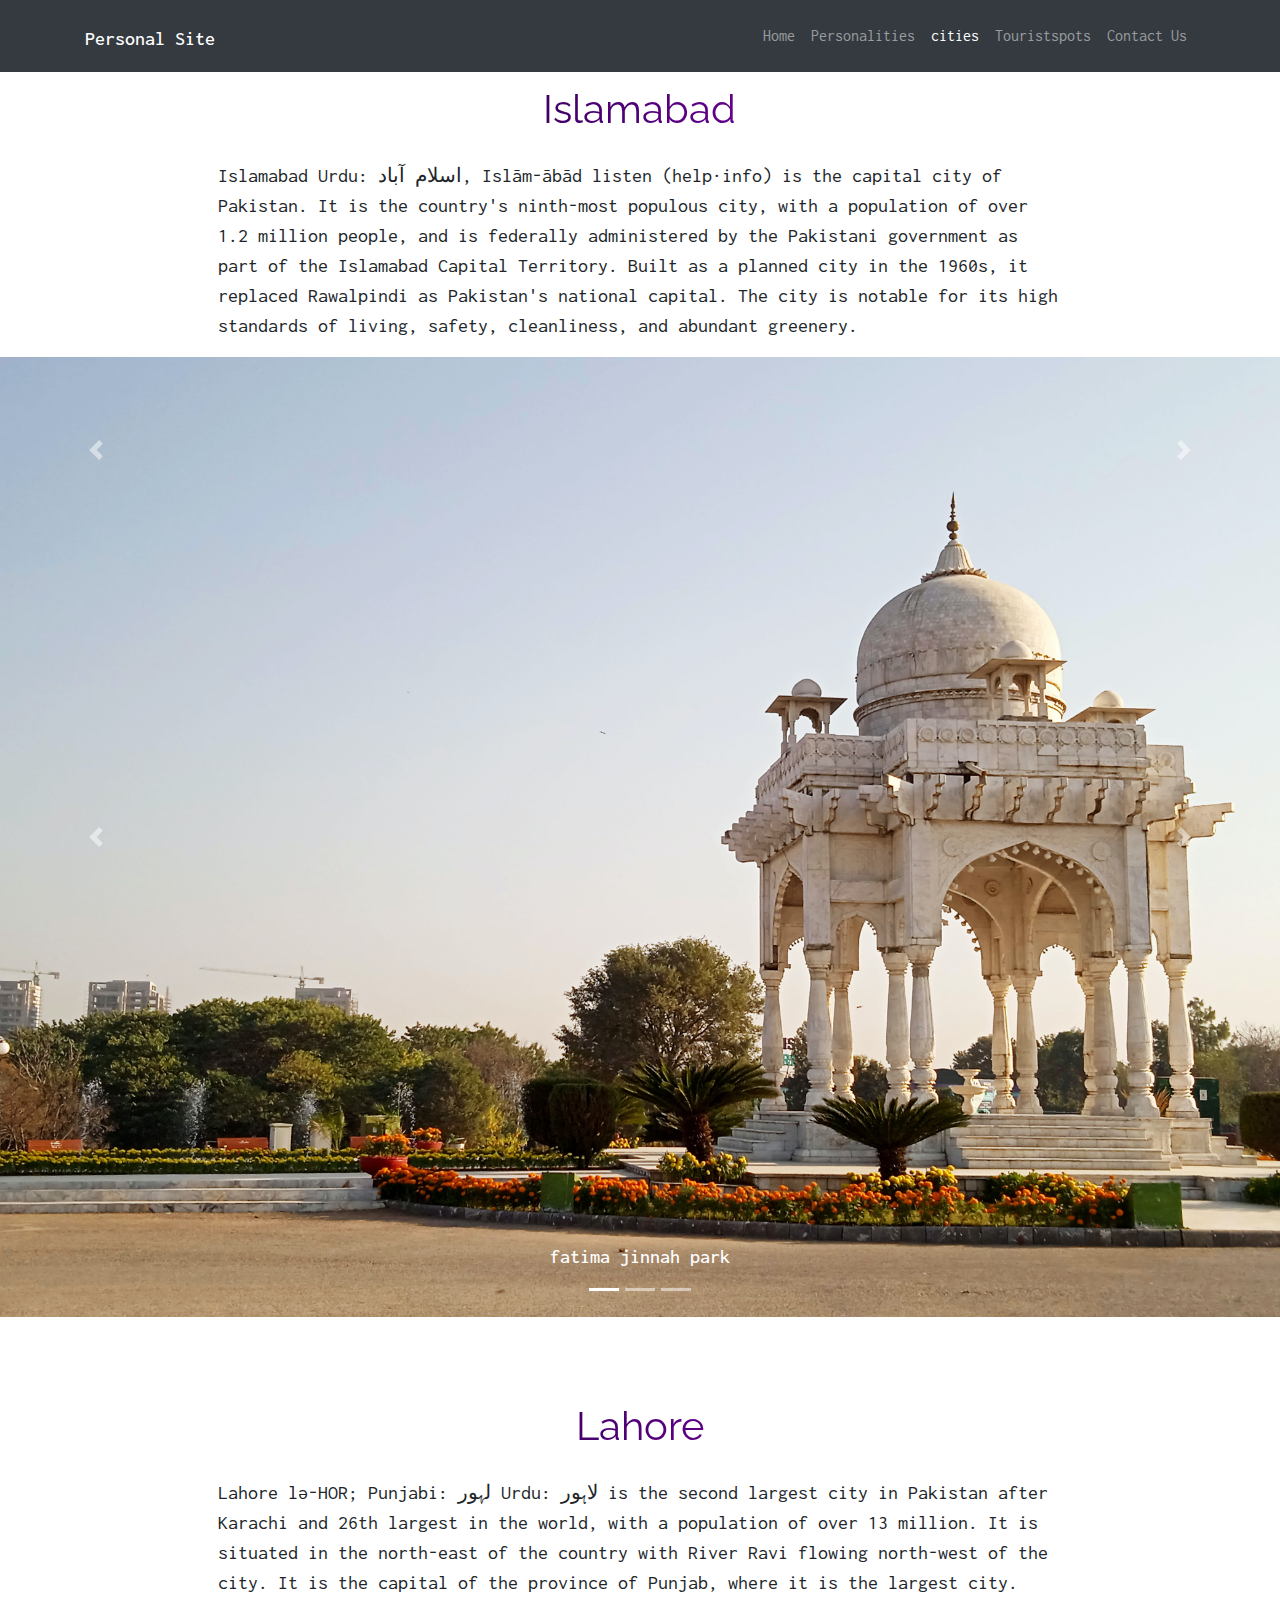
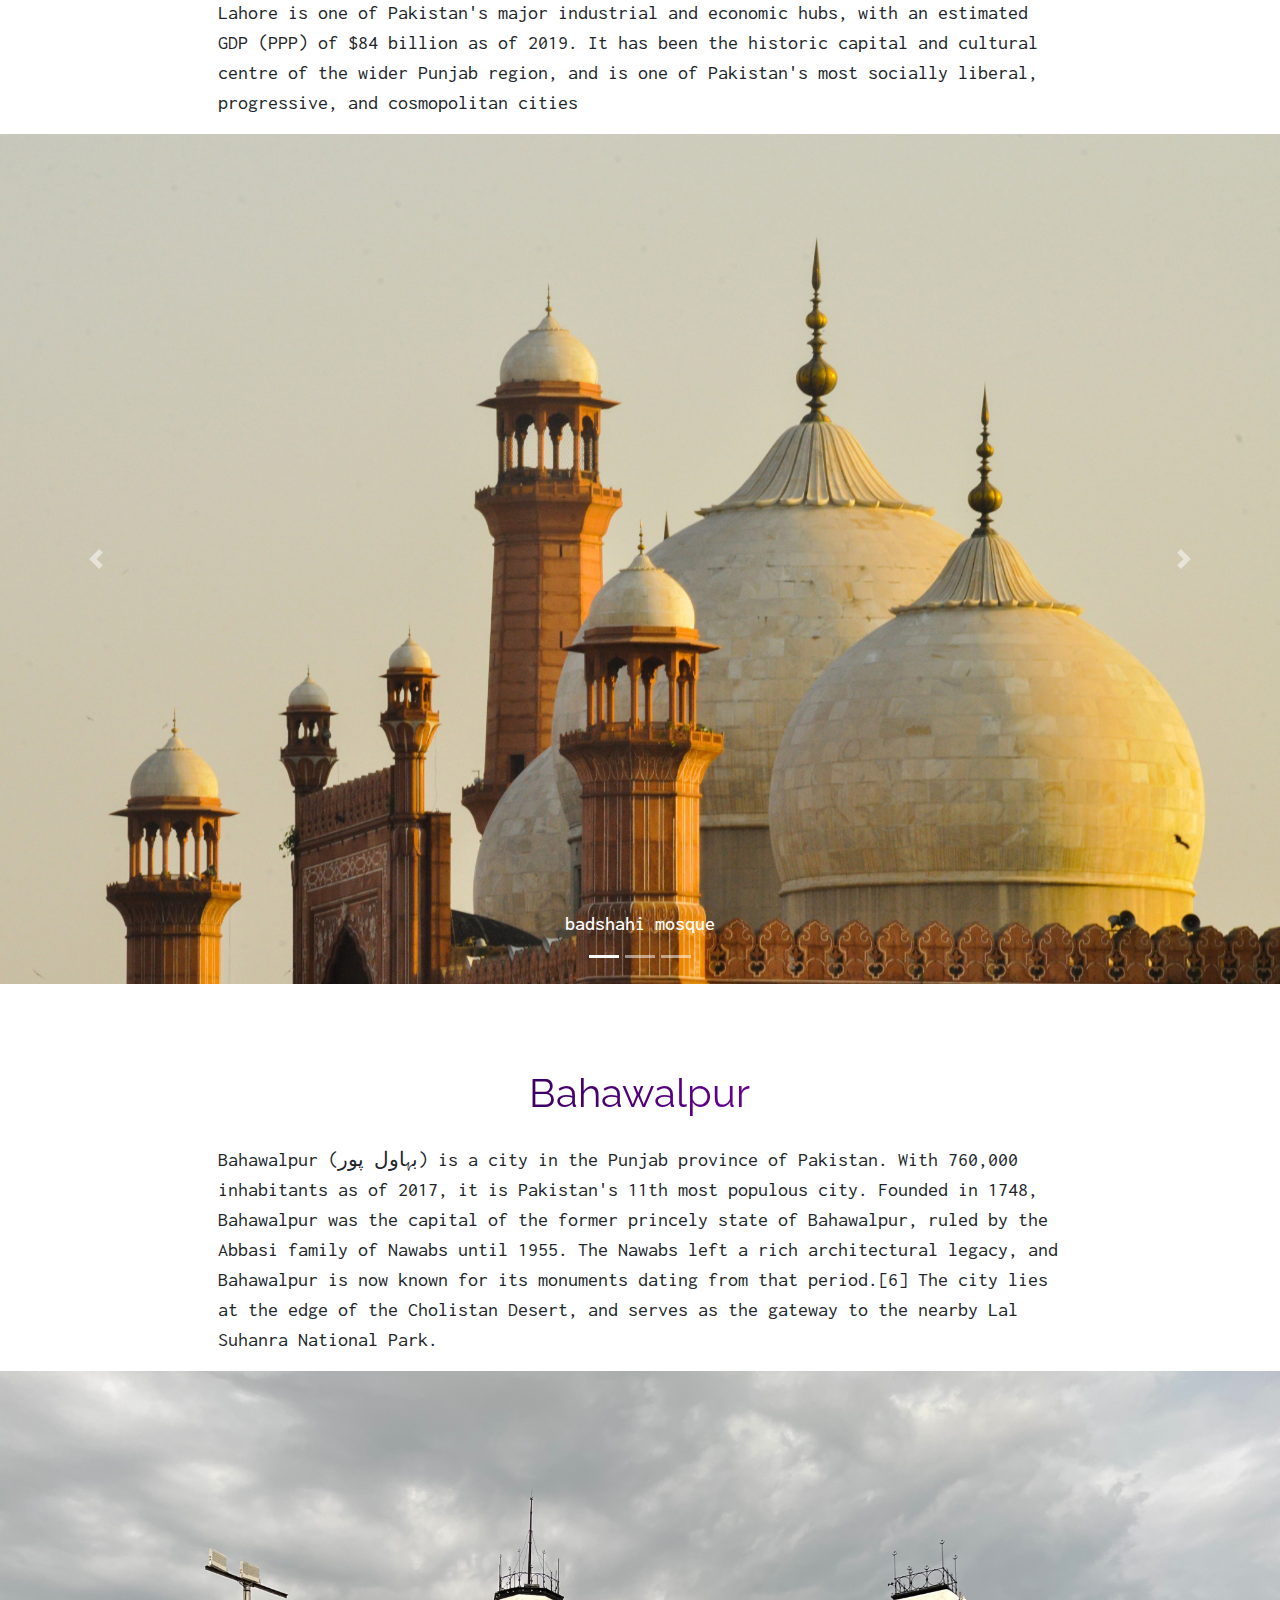
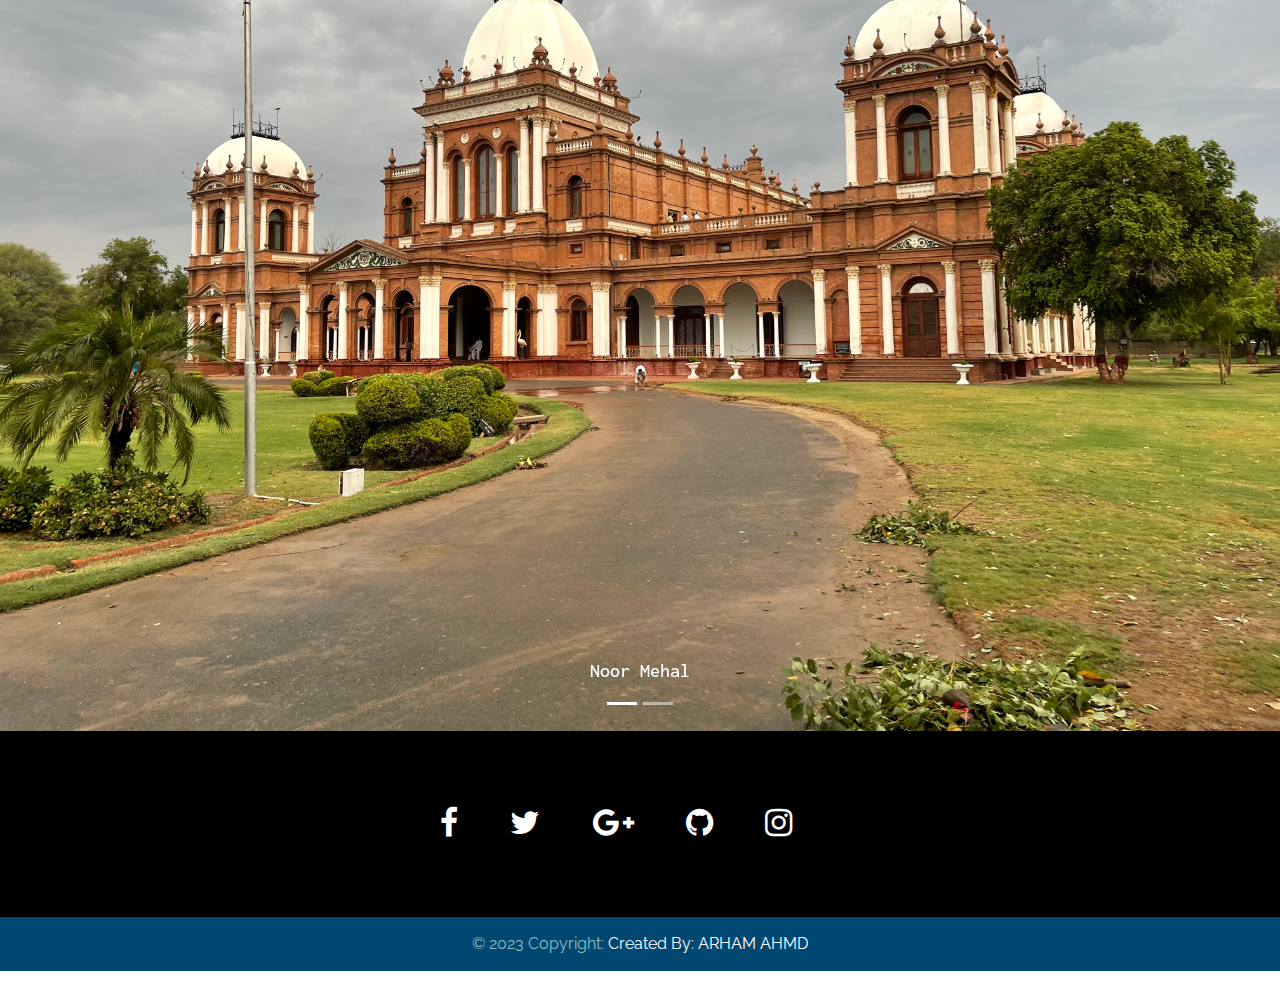
<file: cities.html>
<!DOCTYPE html>
<html lang="en">
<head>
    <meta charset="UTF-8">
    <meta http-equiv="X-UA-Compatible" content="IE=edge">
    <meta name="viewport" content="width=device-width, initial-scale=1.0">
    <title>Document</title>
    <link rel="stylesheet" href="style.css" />
    <link
    rel="stylesheet"
    href="https://cdn.jsdelivr.net/npm/bootstrap@4.6.2/dist/css/bootstrap.min.css"
  />
  <link
    rel="stylesheet"
    href="https://stackpath.bootstrapcdn.com/font-awesome/4.7.0/css/font-awesome.min.css"
  />
  <link
    href="https://fonts.googleapis.com/css2?family=Merriweather&family=Montserrat&family=Sacramento&display=swap"
    rel="stylesheet">
  <link
    href="https://fonts.googleapis.com/css2?family=Inconsolata:wght@600&display=swap"
    rel="stylesheet"
  />
  <link rel="preconnect" href="https://fonts.googleapis.com">
  <link rel="preconnect" href="https://fonts.gstatic.com" crossorigin>
  <link href="https://fonts.googleapis.com/css2?family=Raleway:wght@700&display=swap" rel="stylesheet">        
  <script src="https://cdn.jsdelivr.net/npm/jquery@3.6.4/dist/jquery.slim.min.js"></script>
  <script src="https://cdn.jsdelivr.net/npm/popper.js@1.16.1/dist/umd/popper.min.js"></script>
  <script src="https://cdn.jsdelivr.net/npm/bootstrap@4.6.2/dist/js/bootstrap.bundle.min.js"></script>
</head>
<body>
    <header>
        <nav
          class="navbar navbar-fix-top navbar-expand-md bg-dark navbar-dark fixed-top"
        >
          <div class="container">
            <h1 class="navheading">
              <a href="#" class="navbar-brand">Personal Site</a>
            </h1>
            <button
              class="navbar-toggler"
              data-toggle="collapse"
              data-target="#nav"
            >
              <span class="navbar-toggler-icon"></span>
            </button>
            <div class="collapse navbar-collapse" id="nav">
              <ul class="navbar-nav ml-auto">
                <li class="nav-item">
                  <a href="index.html" class="nav-link">Home</a>
                </li>
                <li class="nav-item">
                  <a href="persontites.html" class="nav-link">Personalities</a>
                </li>
                <li class="nav-item">
                  <a href="cities.html" class="nav-link active">cities</a>
                </li>
                <li class="nav-item">
                  <a href="Tourist.html" class="nav-link">Touristspots</a>
                </li>
                <li class="nav-item">
                  <a href="contact.html" class="nav-link">Contact Us</a>
                </li>
              </ul>
            </div>
          </div>
        </nav>
    </header>
    <div class="containter">
        <div class="row justify-content-center">
            <div class="col-lg-8 col-md-8">
                <div class="city1">
                    <h1 class="gradient-text">Islamabad</h1>
                    <p>Islamabad Urdu: اسلام آباد, Islām-ābād listen (help·info) is the capital city of Pakistan. It is the country's ninth-most populous city, with a population of over 1.2 million people, and is federally administered by the Pakistani government as part of the Islamabad Capital Territory. Built as a planned city in the 1960s, it replaced Rawalpindi as Pakistan's national capital. The city is notable for its high standards of living, safety, cleanliness, and abundant greenery.</p>
                </div>
            </div>
        </div>
    </div>
    <div id="carouselExampleCaptions" class="carousel slide" data-ride="carousel">
        <ol class="carousel-indicators">
          <li data-target="#carouselExampleCaptions" data-slide-to="0" class="active"></li>
          <li data-target="#carouselExampleCaptions" data-slide-to="1"></li>
          <li data-target="#carouselExampleCaptions" data-slide-to="2"></li>
        </ol>
        <div class="carousel-inner">
          <div class="carousel-item active">
            <img src="cities/sajid-khan-mLynx8Whiqw-unsplash.jpg" class="d-block w-100" alt="...">
            <div class="carousel-caption d-none d-md-block">
              <h5>fatima jinnah park</h5>
            </div>
          </div>
          <div class="carousel-item">
            <img src="cities/qasim-nagori-1x3qakkpzZU-unsplash.jpg" class="d-block w-100" alt="...">
            <div class="carousel-caption d-none d-md-block">
              <h5>faisal mosque</h5>
            </div>
          </div>
          <div class="carousel-item">
            <img src="cities/mohammad-hassan-mukhtar-ahmad-oNRXAEgPPng-unsplash.jpg" class="d-block w-100" alt="...">
            <div class="carousel-caption d-none d-md-block">
              <h5>monument Islamabad</h5>
            </div>
          </div>
        </div>
        <a class="carousel-control-prev" href="#carouselExampleCaptions" role="button" data-slide="prev">
          <span class="carousel-control-prev-icon" aria-hidden="true"></span>
          <span class="sr-only">Previous</span>
        </a>
        <a class="carousel-control-next" href="#carouselExampleCaptions" role="button" data-slide="next">
          <span class="carousel-control-next-icon" aria-hidden="true"></span>
          <span class="sr-only">Next</span>
        </a>
      </div>
      <div class="containter">
        <div class="row justify-content-center">
            <div class="col-lg-8 col-md-8">
                <div class="city1">
                    <h1 class="gradient-text">Lahore</h1>
                    <p>Lahore lə-HOR; Punjabi: لہور  Urdu: لاہور  is the second largest city in Pakistan after Karachi and 26th largest in the world, with a population of over 13 million. It is situated in the north-east of the country with River Ravi flowing north-west of the city. It is the capital of the province of Punjab, where it is the largest city. Lahore is one of Pakistan's major industrial and economic hubs, with an estimated GDP (PPP) of $84 billion as of 2019. It has been the historic capital and cultural centre of the wider Punjab region, and is one of Pakistan's most socially liberal, progressive, and cosmopolitan cities</p>
                </div>
            </div>
        </div>
    </div>
    <div id="carouselExampleCaptions" class="carousel slide" data-ride="carousel">
        <ol class="carousel-indicators">
          <li data-target="#carouselExampleCaptions" data-slide-to="0" class="active"></li>
          <li data-target="#carouselExampleCaptions" data-slide-to="1"></li>
          <li data-target="#carouselExampleCaptions" data-slide-to="2"></li>
        </ol>
        <div class="carousel-inner">
          <div class="carousel-item active">
            <img src="cities/aryan-ghauri-5F98r2fRgJE-unsplash.jpg" class="d-block w-100" alt="...">
            <div class="carousel-caption d-none d-md-block">
              <h5>badshahi mosque</h5>
            </div>
          </div>
          <div class="carousel-item">
            <img src="cities/syed-bilal-javaid-NDw1gxtfglY-unsplash.jpg" class="d-block w-100" alt="...">
            <div class="carousel-caption d-none d-md-block">
              <h5>Minar-e-Pakistan</h5>
            </div>
          </div>
          <div class="carousel-item">
            <img src="cities/muhammad-ahmed-a1NtrAwz640-unsplash.jpg" class="d-block w-100" alt="...">
            <div class="carousel-caption d-none d-md-block">
              <h5>Ring Road</h5>
            </div>
          </div>
        </div>
        <a class="carousel-control-prev" href="#carouselExampleCaptions" role="button" data-slide="prev">
          <span class="carousel-control-prev-icon" aria-hidden="true"></span>
          <span class="sr-only">Previous</span>
        </a>
        <a class="carousel-control-next" href="#carouselExampleCaptions" role="button" data-slide="next">
          <span class="carousel-control-next-icon" aria-hidden="true"></span>
          <span class="sr-only">Next</span>
        </a>
    </div>
    <div class="containter">
        <div class="row justify-content-center">
            <div class="col-lg-8 col-md-8">
                <div class="city1">
                    <h1 class="gradient-text">Bahawalpur</h1>
                    <p>Bahawalpur (بہاول پور) is a city in the Punjab province of Pakistan. With 760,000 inhabitants as of 2017, it is Pakistan's 11th most populous city. Founded in 1748, Bahawalpur was the capital of the former princely state of Bahawalpur, ruled by the Abbasi family of Nawabs until 1955. The Nawabs left a rich architectural legacy, and Bahawalpur is now known for its monuments dating from that period.[6] The city lies at the edge of the Cholistan Desert, and serves as the gateway to the nearby Lal Suhanra National Park.</p>
                </div>
            </div>
        </div>
    </div>
    <div id="carouselExampleCaptions" class="carousel slide" data-ride="carousel">
        <ol class="carousel-indicators">
          <li data-target="#carouselExampleCaptions" data-slide-to="0" class="active"></li>
          <li data-target="#carouselExampleCaptions" data-slide-to="1"></li>
        </ol>
        <div class="carousel-inner">
          <div class="carousel-item active">
            <img src="cities/IMG_0252_Original.jpg" class="d-block w-100" alt="...">
            <div class="carousel-caption d-none d-md-block">
              <h5>Noor Mehal</h5>
            </div>
          </div>
          </div>
          <div class="carousel-item">
            <img src="cities/588f38648eb38.jpg" class="d-block w-100" alt="...">
            <div class="carousel-caption d-none d-md-block">
              <h5>Derawar Fort</h5>
            </div>
          </div>
        </div>
        <a class="carousel-control-prev" href="#carouselExampleCaptions" role="button" data-slide="prev">
          <span class="carousel-control-prev-icon" aria-hidden="true"></span>
          <span class="sr-only">Previous</span>
        </a>
        <a class="carousel-control-next" href="#carouselExampleCaptions" role="button" data-slide="next">
          <span class="carousel-control-next-icon" aria-hidden="true"></span>
          <span class="sr-only">Next</span>
        </a>
      </div>
    <footer>
        <div class="container-footer" align="center">
            <a href="https://www.facebook.com/profile.php?id=100077939261594">
                <i class="fa fa-facebook fa-lg white-text mr-md-5 mr-3 fa-2x"></i>
            </a>
            <a href="https://twitter.com/home">
                    <i class="fa fa-twitter fa-lg white-text mr-md-5 mr-3 fa-2x"></i>
                </a>
                <a href="https://support.google.com/answer/2451065?hl=en">
                        <i class="fa fa-google-plus fa-lg white-text mr-md-5 mr-3 fa-2x"></i>
                    </a>
                    <a href="https://github.com/arhamahmad1969">
                            <i class="fa fa-github fa-lg white-text mr-md-5 mr-3 fa-2x"></i>
                        </a>
                        <a href="https://www.instagram.com/arhamahmad.00786/">
                                <i class="fa fa-instagram fa-lg white-text mr-md-5 mr-3 fa-2x"></i>
                            </a>
        </div>
        <div class="ending-footer">
            <p>
                &copy; 2023 Copyright: <a href="mailto:arhamahmad.00786@gmail.com">Created By: ARHAM AHMD</a>
            </p>
        </div>
    </footer>
</body>
</html>
</file>
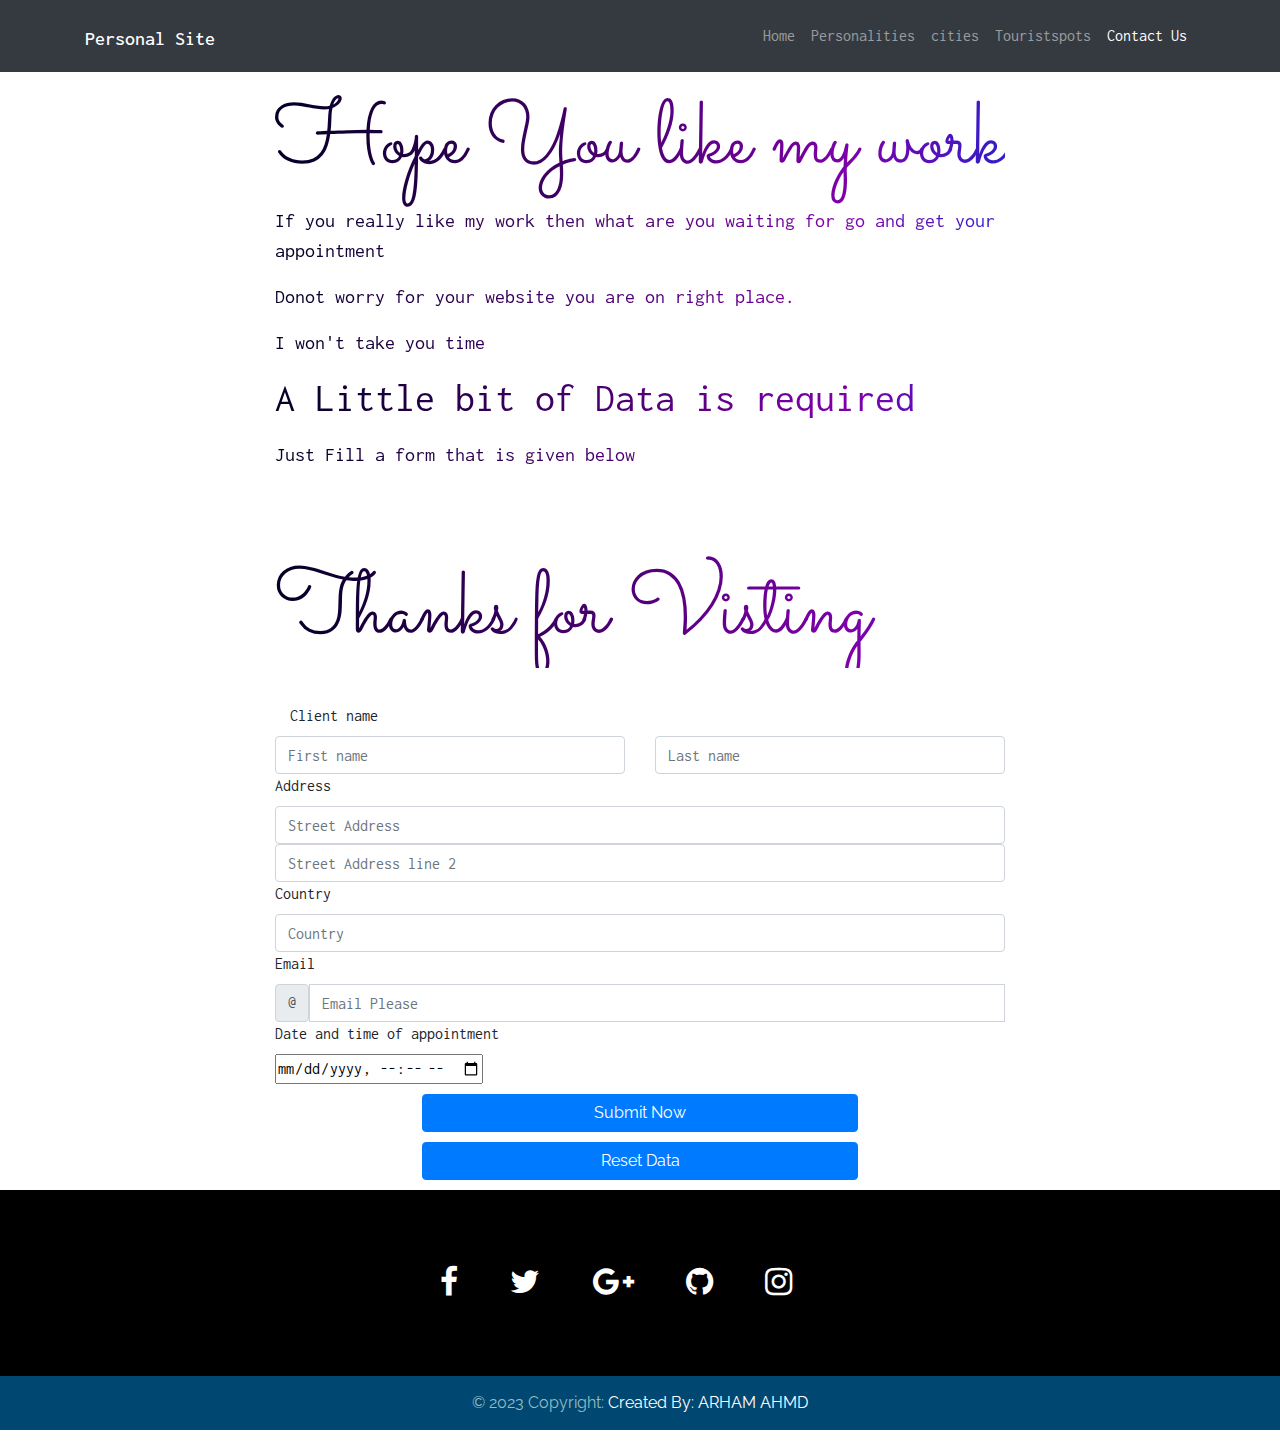
<file: contact.html>
<!DOCTYPE html>
<html lang="en">
  <head>
    <meta charset="UTF-8" />
    <meta http-equiv="X-UA-Compatible" content="IE=edge" />
    <meta name="viewport" content="width=device-width, initial-scale=1.0" />
    <title>Document</title>
    <link rel="stylesheet" href="style.css" />
    <link
      rel="stylesheet"
      href="https://cdn.jsdelivr.net/npm/bootstrap@4.6.2/dist/css/bootstrap.min.css"
    />
    <link
      rel="stylesheet"
      href="https://stackpath.bootstrapcdn.com/font-awesome/4.7.0/css/font-awesome.min.css"
    />
    <link
      href="https://fonts.googleapis.com/css2?family=Merriweather&family=Montserrat&family=Sacramento&display=swap"
      rel="stylesheet"
    />
    <link
      href="https://fonts.googleapis.com/css2?family=Inconsolata:wght@600&display=swap"
      rel="stylesheet"
    />
    <link rel="preconnect" href="https://fonts.googleapis.com" />
    <link rel="preconnect" href="https://fonts.gstatic.com" crossorigin />
    <link
      href="https://fonts.googleapis.com/css2?family=Raleway:wght@700&display=swap"
      rel="stylesheet"
    />
    <script src="https://cdn.jsdelivr.net/npm/jquery@3.6.4/dist/jquery.slim.min.js"></script>
    <script src="https://cdn.jsdelivr.net/npm/popper.js@1.16.1/dist/umd/popper.min.js"></script>
    <script src="https://cdn.jsdelivr.net/npm/bootstrap@4.6.2/dist/js/bootstrap.bundle.min.js"></script>
  </head>
  <body>
    <header>
      <nav
        class="navbar navbar-fix-top navbar-expand-md bg-dark navbar-dark fixed-top"
      >
        <div class="container">
          <h1 class="navheading">
            <a href="#" class="navbar-brand">Personal Site</a>
          </h1>
          <button
            class="navbar-toggler"
            data-toggle="collapse"
            data-target="#nav"
          >
            <span class="navbar-toggler-icon"></span>
          </button>
          <div class="collapse navbar-collapse" id="nav">
            <ul class="navbar-nav ml-auto">
              <li class="nav-item">
                <a href="index.html" class="nav-link">Home</a>
              </li>
              <li class="nav-item">
                <a href="persontites.html" class="nav-link">Personalities</a>
              </li>
              <li class="nav-item">
                <a href="cities.html" class="nav-link">cities</a>
              </li>
              <li class="nav-item">
                <a href="Tourist.html" class="nav-link">Touristspots</a>
              </li>
              <li class="nav-item">
                <a href="contact.html" class="nav-link active">Contact Us</a>
              </li>
            </ul>
          </div>
        </div>
      </nav>
    </header>
    <div class="container">
      <div class="row justify-content-center">
        <div class="col-lg-8 col-md-8">
          <div class="end gradient-text">
            <h1>Hope You like my work</h1>
            <p>
              If you really like my work then what are you waiting for go and
              get your appointment
            </p>
            <p>Donot worry for your website you are on right place.</p>
            <p>I won't take you time</p>
            <h2>A Little bit of Data is required</h2>
            <p>Just Fill a form that is given below</p>
            <h1>Thanks for Visting</h1>
          </div>
        </div>
      </div>
    </div>
    <div class="dataform">
      <form action="mailto:arhamahmad.00786@gmail.com" method="post">
        <div class="container">
          <div class="row justify-content-center">
            <div class="col-lg-8 col-md-8">
              <div class="col-12" id="School">
                <label for="inputAddress" class="form-label">Client name</label>
              </div>
              <div class="row g-3">
                <div class="col" id="info">
                  <input
                    type="text"
                    class="form-control"
                    placeholder="First name"
                    aria-label="First name"
                    id="info_name"
                  />
                </div>
                <div class="col" id="info">
                  <input
                    type="text"
                    class="form-control"
                    placeholder="Last name"
                    aria-label="Last name"
                    id="info_name"
                  />
                </div>
              </div>
              <div class="">
                <label for="inputAddress" class="form-label">Address</label>
                <input
                  type="text"
                  class="form-control"
                  placeholder="Street Address"
                  id="addr_input"
                />
                <input
                  type="text"
                  class="form-control"
                  placeholder="Street Address line 2"
                  id="addr_input"
                />
              </div>
              <div>
                <label for="inputCountry" class="form-label">Country</label>
                <input
                  type="text"
                  class="form-control"
                  placeholder="Country"
                  aria-label="Country"
                  id="addr"
                />
              </div>
              <label for="validationCustomUsername" class="form-label"
                >Email</label
              >
              <div class="input-group has-validation">
                <span class="input-group-text" id="inputGroupPrepend">@</span>
                <input
                  type="text"
                  class="form-control"
                  id="validationCustomUsername"
                  placeholder="Email Please"
                  aria-describedby="inputGroupPrepend"
                  required
                />
                <div class="invalid-feedback">
                  Please enter your email Address.
                </div>
              </div>
              <div class="" id="School">
                <label for="inputAddress" class="form-label"
                  >Date and time of appointment</label
                >
              </div>
              <input type="datetime-local" id="info_date" /><br />
            </div>
          </div>
        </div>
        <div class="row justify-content-center lastbtn">
            <button type="submit" class="btn btn-primary col-md-4">Submit Now</button>
        </div>
        <div class="row justify-content-center lastbtn">
            <button type="reset" class="btn btn-primary col-md-4">Reset Data</button>
        </div>
    </form>
    </div>
    <footer>
      <div class="container-footer" align="center">
        <a href="https://www.facebook.com/profile.php?id=100077939261594">
          <i class="fa fa-facebook fa-lg white-text mr-md-5 mr-3 fa-2x"></i>
        </a>
        <a href="https://twitter.com/home">
          <i class="fa fa-twitter fa-lg white-text mr-md-5 mr-3 fa-2x"></i>
        </a>
        <a href="https://support.google.com/answer/2451065?hl=en">
          <i class="fa fa-google-plus fa-lg white-text mr-md-5 mr-3 fa-2x"></i>
        </a>
        <a href="https://github.com/arhamahmad1969">
          <i class="fa fa-github fa-lg white-text mr-md-5 mr-3 fa-2x"></i>
        </a>
        <a href="https://www.instagram.com/arhamahmad.00786/">
          <i class="fa fa-instagram fa-lg white-text mr-md-5 mr-3 fa-2x"></i>
        </a>
      </div>
      <div class="ending-footer">
        <p>
          &copy; 2023 Copyright:
          <a href="mailto:arhamahmad.00786@gmail.com">Created By: ARHAM AHMD</a>
        </p>
      </div>
    </footer>
  </body>
</html>
</file>
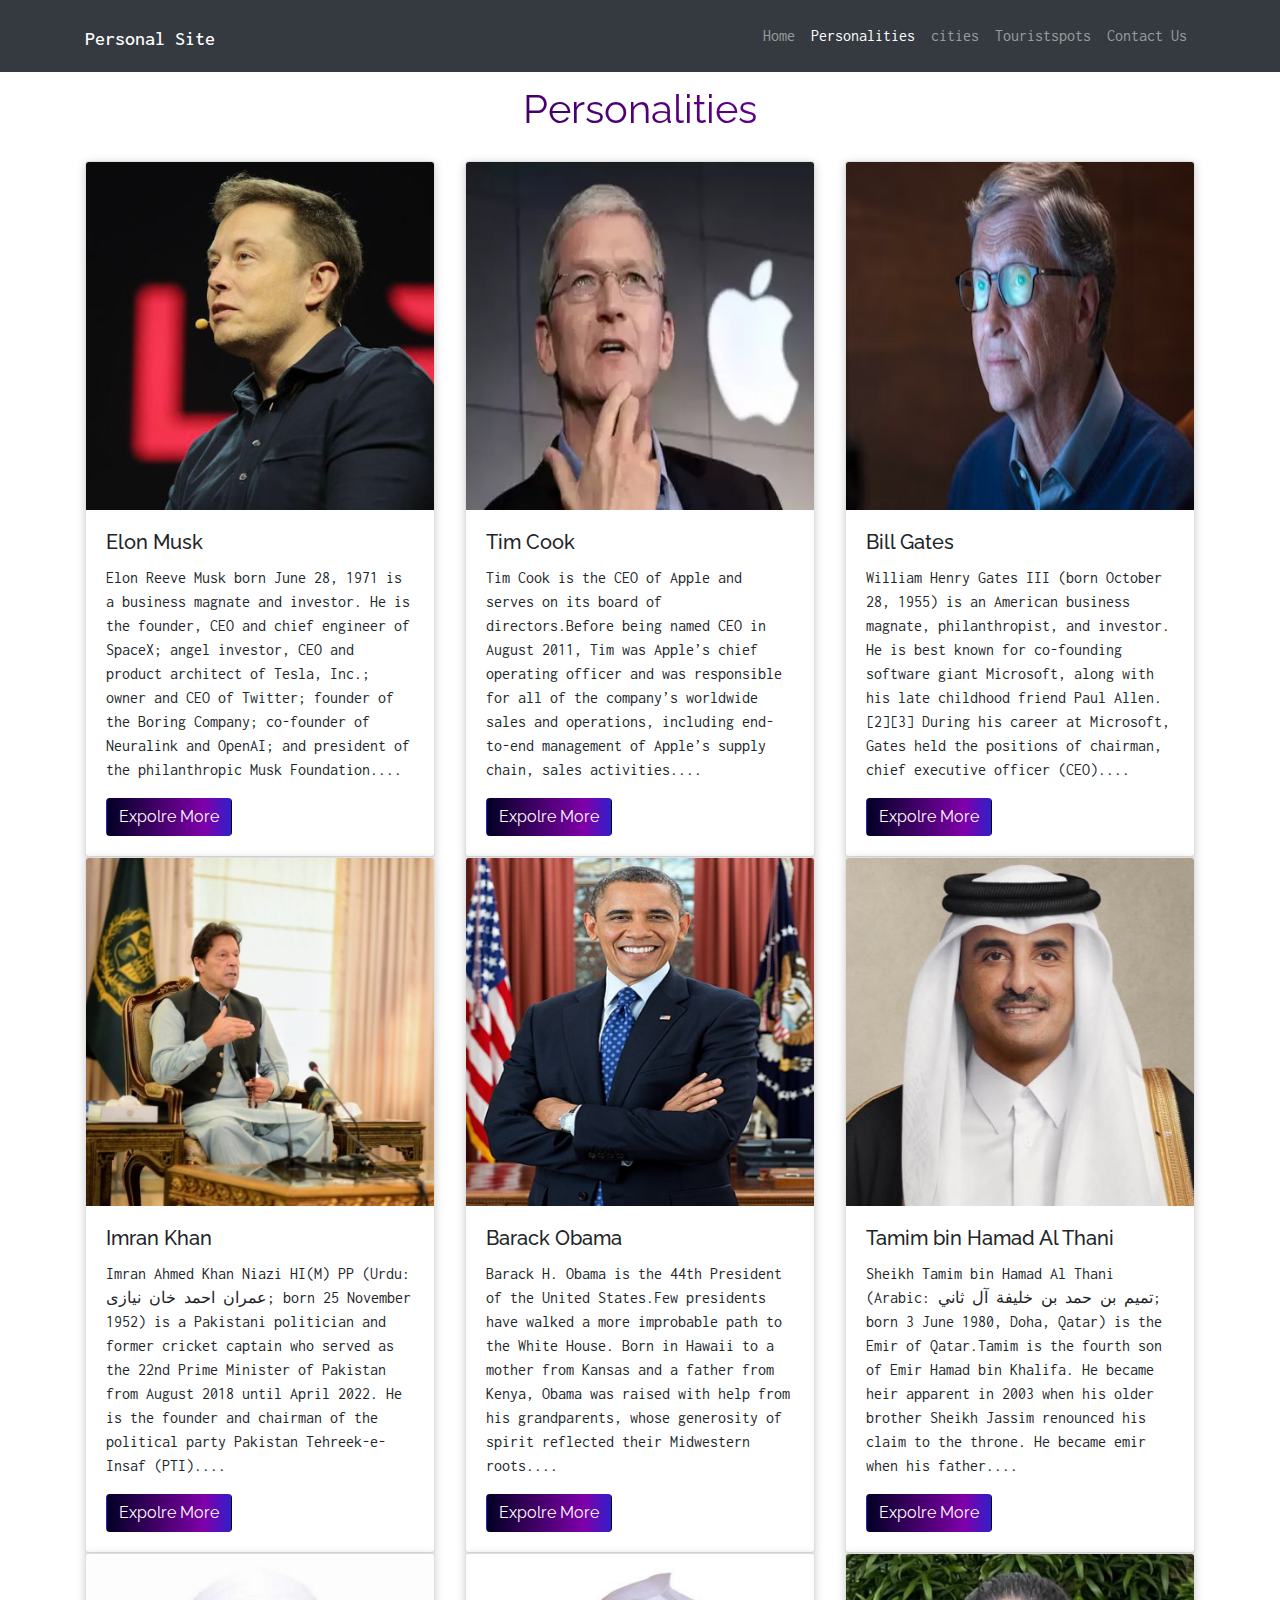
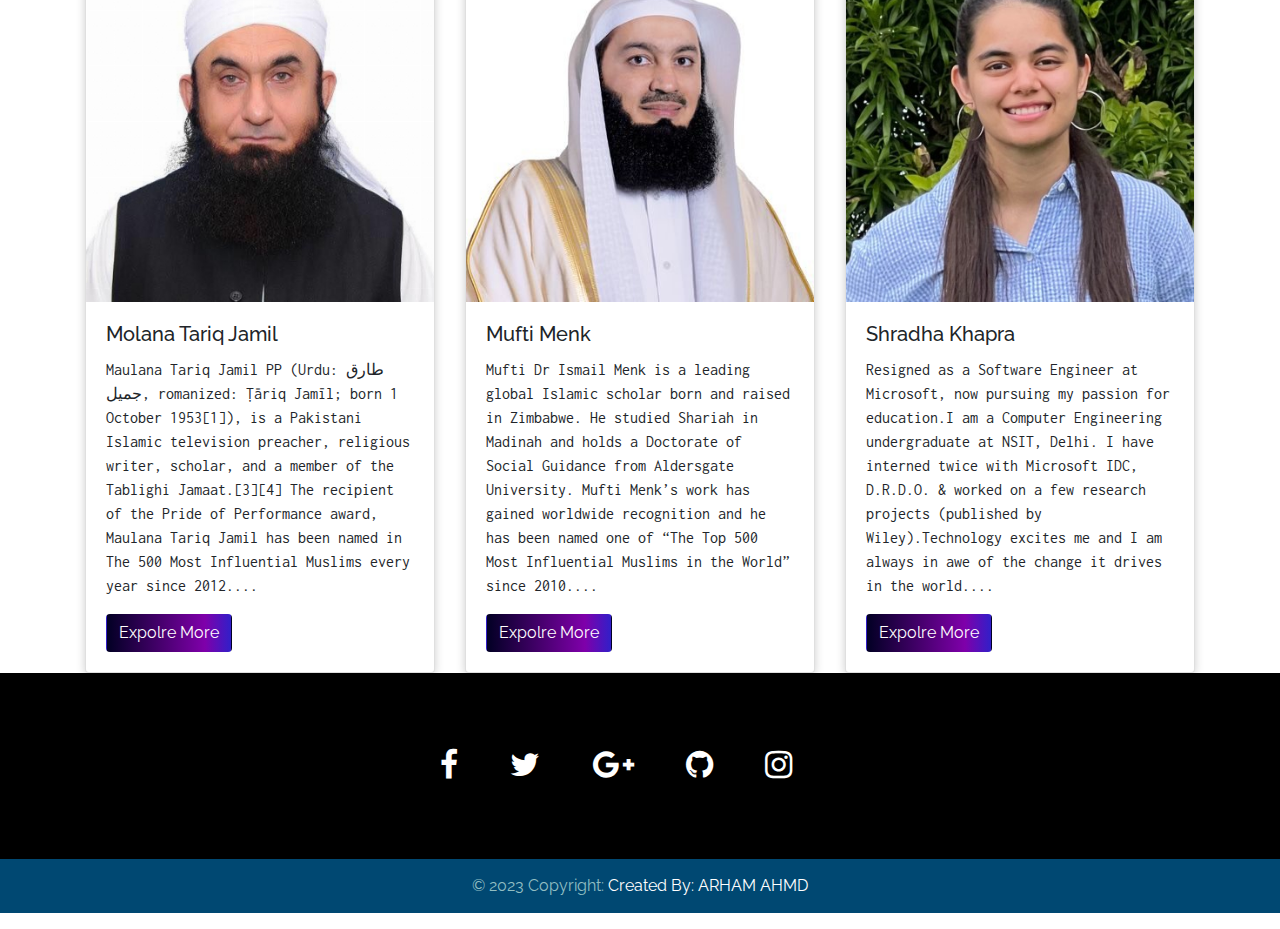
<file: persontites.html>
<!DOCTYPE html>
<html lang="en">
<head>
    <meta charset="UTF-8">
    <meta http-equiv="X-UA-Compatible" content="IE=edge">
    <meta name="viewport" content="width=device-width, initial-scale=1.0">
    <title>Document</title>
    <link rel="stylesheet" href="style.css" />
    <link
      rel="stylesheet"
      href="https://cdn.jsdelivr.net/npm/bootstrap@4.6.2/dist/css/bootstrap.min.css"
    />
    <link
      rel="stylesheet"
      href="https://stackpath.bootstrapcdn.com/font-awesome/4.7.0/css/font-awesome.min.css"
    />
    <link
      href="https://fonts.googleapis.com/css2?family=Merriweather&family=Montserrat&family=Sacramento&display=swap"
      rel="stylesheet">
    <link
      href="https://fonts.googleapis.com/css2?family=Inconsolata:wght@600&display=swap"
      rel="stylesheet"
    />
    <link rel="preconnect" href="https://fonts.googleapis.com">
    <link rel="preconnect" href="https://fonts.gstatic.com" crossorigin>
    <link href="https://fonts.googleapis.com/css2?family=Raleway:wght@700&display=swap" rel="stylesheet">
    <script src="https://cdn.jsdelivr.net/npm/jquery@3.6.4/dist/jquery.slim.min.js"></script>
    <script src="https://cdn.jsdelivr.net/npm/popper.js@1.16.1/dist/umd/popper.min.js"></script>
    <script src="https://cdn.jsdelivr.net/npm/bootstrap@4.6.2/dist/js/bootstrap.bundle.min.js"></script>
</head>
<body>
    <header>
        <nav
          class="navbar navbar-fix-top navbar-expand-md bg-dark navbar-dark fixed-top"
        >
          <div class="container">
            <h1 class="navheading">
              <a href="#" class="navbar-brand">Personal Site</a>
            </h1>
            <button
              class="navbar-toggler"
              data-toggle="collapse"
              data-target="#nav"
            >
              <span class="navbar-toggler-icon"></span>
            </button>
            <div class="collapse navbar-collapse" id="nav">
              <ul class="navbar-nav ml-auto">
                <li class="nav-item">
                  <a href="index.html" class="nav-link ">Home</a>
                </li>
                <li class="nav-item">
                  <a href="persontites.html" class="nav-link active">Personalities</a>
                </li>
                <li class="nav-item">
                  <a href="cities.html" class="nav-link">cities</a>
                </li>
                <li class="nav-item">
                  <a href="Tourist.html" class="nav-link">Touristspots</a>
                </li>
                <li class="nav-item">
                  <a href="contact.html" class="nav-link">Contact Us</a>
                </li>
              </ul>
            </div>
          </div>
        </nav>
      </header>
      <div class="persontites">
            <h3 class="heading-h3 gradient-text">Personalities</h3>
                <div class="container">
                    <div class="row">
                        <div class="col-sm-4 py-3 py-sm-0">
                            <div class="card box-shadow">
                                <img
                                    src="Persontites pic/elon-musk.jpg"
                                    class="card-img-top"
                                    alt="web"
                                />
                                <div class="card-body">
                                    <h5 class="card-title">Elon Musk</h5>
                                    <p class="card-text">
                                        Elon Reeve Musk  born June 28, 1971 is a business magnate and investor. He is the founder, CEO and chief engineer of SpaceX; angel investor, CEO and product architect of Tesla, Inc.; owner and CEO of Twitter; founder of the Boring Company; co-founder of Neuralink and OpenAI; and president of the philanthropic Musk Foundation....
                                    </p>
                                    <a href="https://en.wikipedia.org/wiki/Elon_Musk" class="btn btn-primary-person">Expolre More</a>
                                </div>    
                            </div>
                        </div>
                        <div class="col-sm-4 py-3 py-sm-0">
                            <div class="card box-shadow">
                                <img
                                    src="Persontites pic/tim.webp"
                                    class="card-img-top"
                                    alt="web"
                                />
                                <div class="card-body">
                                    <h5 class="card-title">Tim Cook</h5>
                                    <p class="card-text">
                                        Tim Cook is the CEO of Apple and serves on its board of directors.Before being named CEO in August 2011, Tim was Apple’s chief operating officer and was responsible for all of the company’s worldwide sales and operations, including end-to-end management of Apple’s supply chain, sales activities....
                                    </p>
                                    <a href="https://www.apple.com/leadership/tim-cook/" class="btn btn-primary-person">Expolre More</a>
                                </div>
                            </div>
                        </div>
                        <div class="col-sm-4 py-3 py-sm-0">
                            <div class="card box-shadow">
                                <img
                                    src="Persontites pic/bill-gates-netflix_1567142452421.jpg.jpg"
                                    class="card-img-top"
                                    alt="web"
                                />
                                <div class="card-body">
                                    <h5 class="card-title">Bill Gates</h5>
                                    <p class="card-text">
                                        William Henry Gates III (born October 28, 1955) is an American business magnate, philanthropist, and investor. He is best known for co-founding software giant Microsoft, along with his late childhood friend Paul Allen.[2][3] During his career at Microsoft, Gates held the positions of chairman, chief executive officer (CEO)....
                                    </p>
                                    <a href="https://en.wikipedia.org/wiki/Bill_Gates" class="btn btn-primary-person">Expolre More</a>
                                </div>
                            </div>
                        </div>    
                        <div class="col-sm-4 py-3 py-sm-0">
                            <div class="card box-shadow">
                                <img
                                    src="Persontites pic/663a6c3c6caf572ee65f58f1a72adfcc.jpg"
                                    class="card-img-top"
                                    alt="web"
                                />
                                <div class="card-body">
                                    <h5 class="card-title">Imran Khan</h5>
                                    <p class="card-text">
                                        Imran Ahmed Khan Niazi HI(M) PP (Urdu: عمران احمد خان نیازی; born 25 November 1952) is a Pakistani politician and former cricket captain who served as the 22nd Prime Minister of Pakistan from August 2018 until April 2022. He is the founder and chairman of the political party Pakistan Tehreek-e-Insaf (PTI)....
                                    </p>
                                    <a href="https://en.wikipedia.org/wiki/Imran_Khan" class="btn btn-primary-person">Expolre More</a>
                                </div>
                            </div>
                        </div>
                        <div class="col-sm-4 py-3 py-sm-0">
                            <div class="card box-shadow">
                                <img
                                    src="Persontites pic/President_Barack_Obama-2.jpg"
                                    class="card-img-top"
                                    alt="web"
                                />
                                <div class="card-body">
                                    <h5 class="card-title">Barack Obama</h5>
                                    <p class="card-text">
                                        Barack H. Obama is the 44th President of the United States.Few presidents have walked a more improbable path to the White House. Born in Hawaii to a mother from Kansas and a father from Kenya, Obama was raised with help from his grandparents, whose generosity of spirit reflected their Midwestern roots....
                                    </p>
                                    <a href="https://barackobama.com/" class="btn btn-primary-person">Expolre More</a>
                                </div>
                            </div>
                        </div>
                        <div class="col-sm-4 py-3 py-sm-0">
                            <div class="card box-shadow">
                                <img
                                    src="Persontites pic/V9z21kKC_400x400.jpg"
                                    class="card-img-top"
                                    alt="web"
                                />
                                <div class="card-body">
                                    <h5 class="card-title">Tamim bin Hamad Al Thani</h5>
                                    <p class="card-text">
                                        Sheikh Tamim bin Hamad Al Thani (Arabic: تميم بن حمد بن خليفة آل ثاني; born 3 June 1980, Doha, Qatar) is the Emir of Qatar.Tamim is the fourth son of Emir Hamad bin Khalifa. He became heir apparent in 2003 when his older brother Sheikh Jassim renounced his claim to the throne. He became emir when his father....
                                    </p>
                                <a href="https://en.wikipedia.org/wiki/Tamim_bin_Hamad_Al_Thani" class="btn btn-primary-person">Expolre More</a>
                                </div>
                            </div>
                        </div>
                        <div class="col-sm-4 py-3 py-sm-0">
                            <div class="card box-shadow">
                                <img
                                    src="Persontites pic/mm.jpg"
                                    class="card-img-top"
                                    alt="web"
                                />
                                <div class="card-body">
                                    <h5 class="card-title">Molana Tariq Jamil</h5>
                                    <p class="card-text">
                                        Maulana Tariq Jamil PP (Urdu: طارق جمیل, romanized: Ṭāriq Jamīl; born 1 October 1953[1]), is a Pakistani Islamic television preacher, religious writer, scholar, and a member of the Tablighi Jamaat.[3][4] The recipient of the Pride of Performance award, Maulana Tariq Jamil has been named in The 500 Most Influential Muslims every year since 2012....
                                    </p>
                                    <a href="https://en.wikipedia.org/wiki/Tariq_Jamil" class="btn btn-primary-person">Expolre More</a>
                                </div>
                            </div>
                        </div>
                        <div class="col-sm-4 py-3 py-sm-0">
                            <div class="card box-shadow">
                                <img
                                    src="Persontites pic/mufti.jpeg"
                                    class="card-img-top"
                                    alt="web"
                                />
                                <div class="card-body">
                                    <h5 class="card-title">Mufti Menk</h5>
                                    <p class="card-text">
                                        Mufti Dr Ismail Menk is a leading global Islamic scholar born and raised in Zimbabwe. He studied Shariah in Madinah and holds a Doctorate of Social Guidance from Aldersgate University. Mufti Menk’s work has gained worldwide recognition and he has been named one of “The Top 500 Most Influential Muslims in the World” since 2010....
                                    </p>
                                <a href="https://muftimenk.com/" class="btn btn-primary-person">Expolre More</a>
                                </div>
                            </div>
                         </div>
                        <div class="col-sm-4 py-3 py-sm-0">
                            <div class="card box-shadow">
                                <img
                                    src="Persontites pic/apna collage.jpeg"
                                    class="card-img-top"
                                    alt="web"
                                />
                                <div class="card-body">
                                    <h5 class="card-title">Shradha Khapra</h5>
                                    <p class="card-text">
                                        Resigned as a Software Engineer at Microsoft, now pursuing my passion for education.I am a Computer Engineering undergraduate at NSIT, Delhi. I have interned twice with Microsoft IDC, D.R.D.O. & worked on a few research projects (published by Wiley).Technology excites me and I am always in awe of the change it drives in the world....
                                    </p>
                                    <a href="https://in.linkedin.com/in/shradha-khapra" class="btn btn-primary-person">Expolre More</a>
                                </div>
                            </div>
                        </div>
                    </div>     
                </div>
        </div> 
        <footer>
            <div class="container-footer" align="center">
                <a href="https://www.facebook.com/profile.php?id=100077939261594">
                    <i class="fa fa-facebook fa-lg white-text mr-md-5 mr-3 fa-2x"></i>
                </a>
                <a href="https://twitter.com/home">
                        <i class="fa fa-twitter fa-lg white-text mr-md-5 mr-3 fa-2x"></i>
                    </a>
                    <a href="https://support.google.com/answer/2451065?hl=en">
                            <i class="fa fa-google-plus fa-lg white-text mr-md-5 mr-3 fa-2x"></i>
                        </a>
                        <a href="https://github.com/arhamahmad1969">
                                <i class="fa fa-github fa-lg white-text mr-md-5 mr-3 fa-2x"></i>
                            </a>
                            <a href="https://www.instagram.com/arhamahmad.00786/">
                                    <i class="fa fa-instagram fa-lg white-text mr-md-5 mr-3 fa-2x"></i>
                                </a>
            </div>
            <div class="ending-footer">
                <p>
                    &copy; 2023 Copyright: <a href="mailto:arhamahmad.00786@gmail.com">Created By: ARHAM AHMD</a>
                </p>
            </div>
        </footer>     
</body>
</html>
</file>
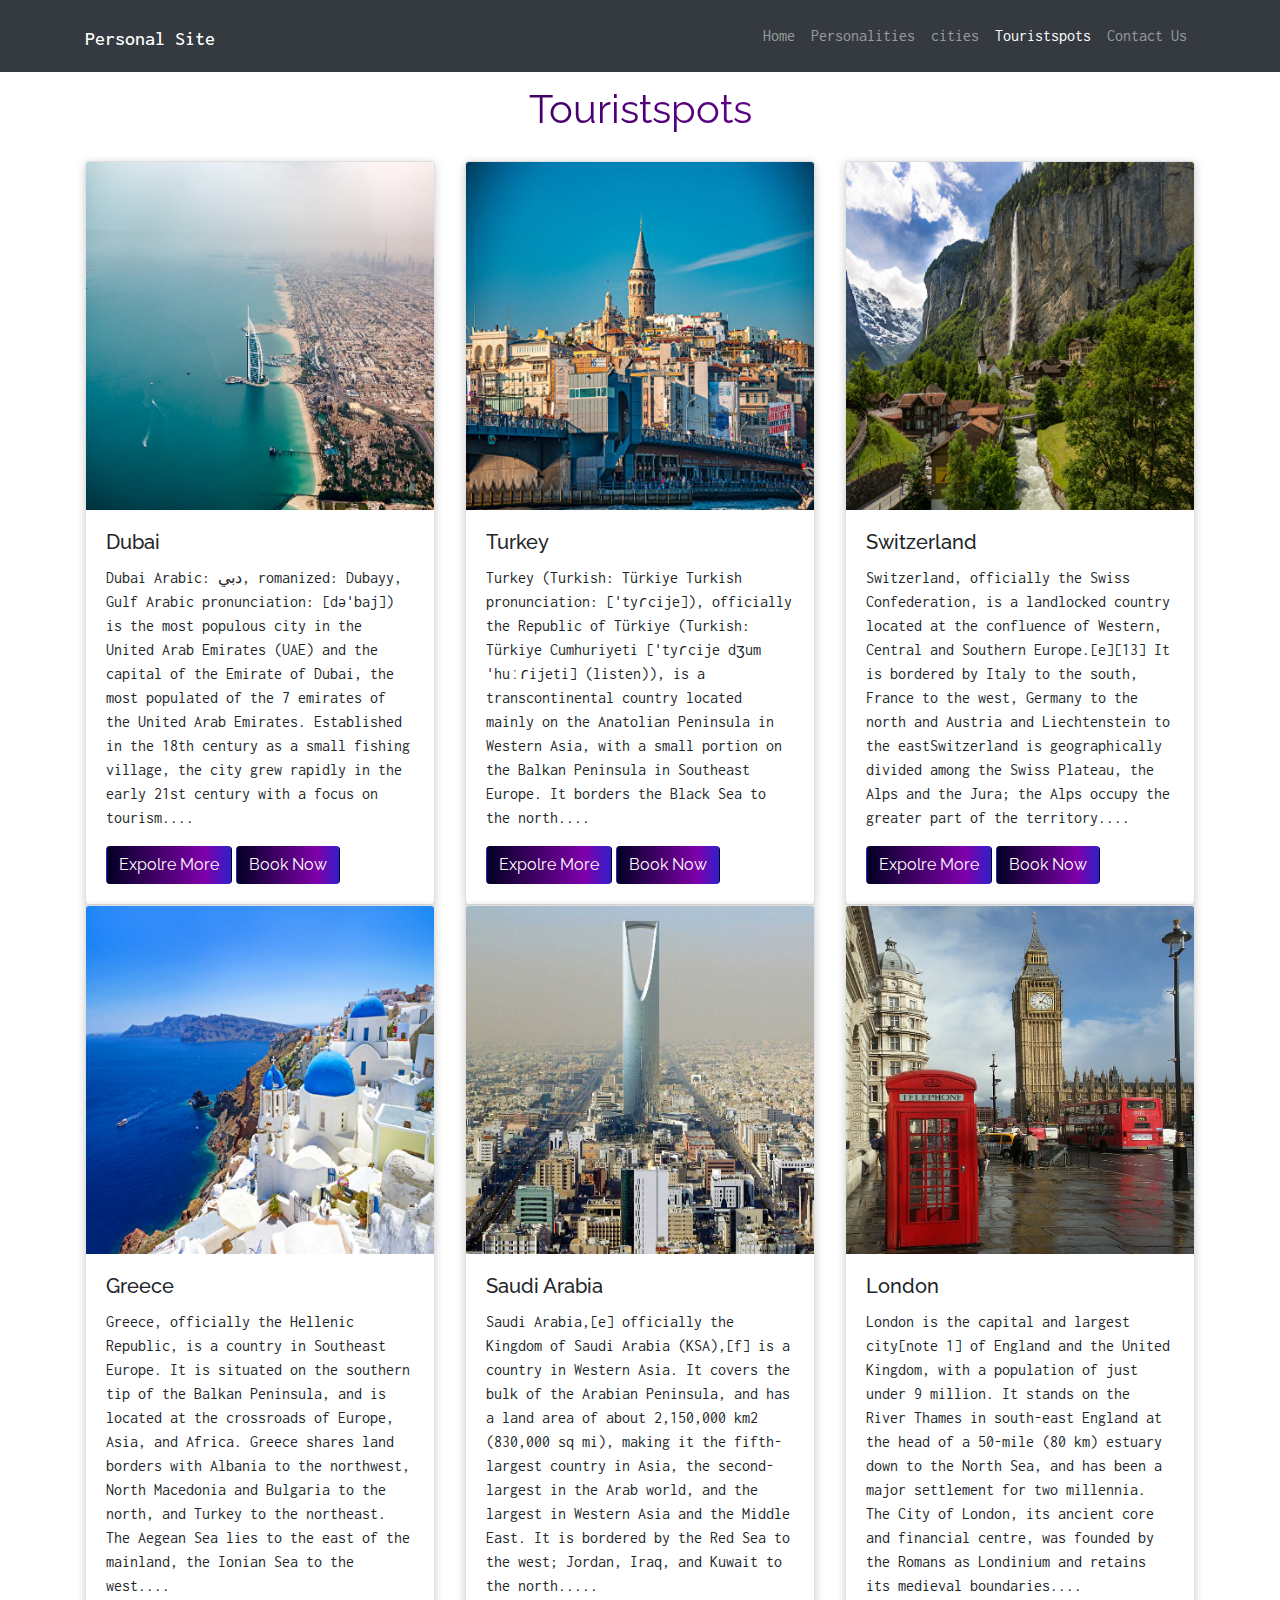
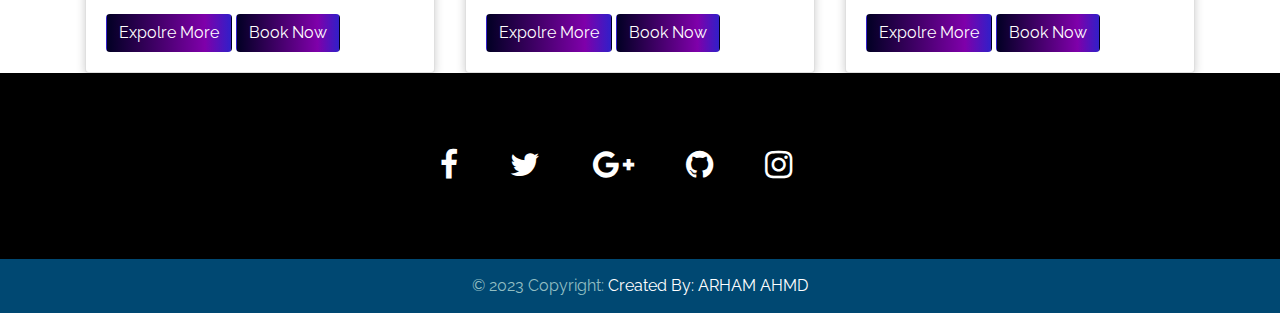
<file: Tourist.html>
<!DOCTYPE html>
<html lang="en">
<head>
    <meta charset="UTF-8">
    <meta http-equiv="X-UA-Compatible" content="IE=edge">
    <meta name="viewport" content="width=device-width, initial-scale=1.0">
    <title>Document</title>
    <link rel="stylesheet" href="style.css" />
    <link
      rel="stylesheet"
      href="https://cdn.jsdelivr.net/npm/bootstrap@4.6.2/dist/css/bootstrap.min.css"
    />
    <link
      rel="stylesheet"
      href="https://stackpath.bootstrapcdn.com/font-awesome/4.7.0/css/font-awesome.min.css"
    />
    <link
      href="https://fonts.googleapis.com/css2?family=Merriweather&family=Montserrat&family=Sacramento&display=swap"
      rel="stylesheet">
    <link
      href="https://fonts.googleapis.com/css2?family=Inconsolata:wght@600&display=swap"
      rel="stylesheet"
    />
    <link rel="preconnect" href="https://fonts.googleapis.com">
    <link rel="preconnect" href="https://fonts.gstatic.com" crossorigin>
    <link href="https://fonts.googleapis.com/css2?family=Raleway:wght@700&display=swap" rel="stylesheet">
    <script src="https://cdn.jsdelivr.net/npm/jquery@3.6.4/dist/jquery.slim.min.js"></script>
    <script src="https://cdn.jsdelivr.net/npm/popper.js@1.16.1/dist/umd/popper.min.js"></script>
    <script src="https://cdn.jsdelivr.net/npm/bootstrap@4.6.2/dist/js/bootstrap.bundle.min.js"></script>
</head>
<body>
    <header>
        <nav
          class="navbar navbar-fix-top navbar-expand-md bg-dark navbar-dark fixed-top"
        >
          <div class="container">
            <h1 class="navheading">
              <a href="#" class="navbar-brand">Personal Site</a>
            </h1>
            <button
              class="navbar-toggler"
              data-toggle="collapse"
              data-target="#nav"
            >
              <span class="navbar-toggler-icon"></span>
            </button>
            <div class="collapse navbar-collapse" id="nav">
              <ul class="navbar-nav ml-auto">
                <li class="nav-item">
                  <a href="index.html" class="nav-link">Home</a>
                </li>
                <li class="nav-item">
                  <a href="persontites.html" class="nav-link">Personalities</a>
                </li>
                <li class="nav-item">
                  <a href="cities.html" class="nav-link">cities</a>
                </li>
                <li class="nav-item">
                  <a href="Tourist.html" class="nav-link active">Touristspots</a>
                </li>
                <li class="nav-item">
                  <a href="contact.html" class="nav-link">Contact Us</a>
                </li>
              </ul>
            </div>
          </div>
        </nav>
      </header>
        <div class="persontites">
            <h3 class="heading-h3 gradient-text">Touristspots</h3>
                <div class="container">
                    <div class="row">
                        <div class="col-sm-4 py-3 py-sm-0">
                            <div class="card box-shadow">
                                <img
                                    src="Spots/Dubia.jpg"
                                    class="card-img-top skillcard"
                                    alt="web"
                                />
                                <div class="card-body">
                                    <h5 class="card-title">Dubai</h5>
                                    <p class="card-text">
                                        Dubai Arabic: دبي, romanized: Dubayy, Gulf Arabic pronunciation: [dəˈbaj]) is the most populous city in the United Arab Emirates (UAE) and the capital of the Emirate of Dubai, the most populated of the 7 emirates of the United Arab Emirates. Established in the 18th century as a small fishing village, the city grew rapidly in the early 21st century with a focus on tourism....
                                    </p>
                                    <a href="https://www.youtube.com/watch?v=ahy5o5nT4oI&t=653s" class="btn btn-primary-person">Expolre More</a>
                                    <a href="https://www.trivago.com" class="btn btn-primary-person">Book Now</a>
                                </div>    
                            </div>
                        </div>
                    <div class="col-sm-4 py-3 py-sm-0">
                        <div class="card box-shadow">
                            <img
                                src="Spots/Turkey.jpg"
                                class="card-img-top skillcard"
                                alt="web"
                            />
                            <div class="card-body">
                                <h5 class="card-title">Turkey</h5>
                                <p class="card-text">
                                    Turkey (Turkish: Türkiye Turkish pronunciation: [ˈtyɾcije]), officially the Republic of Türkiye (Turkish: Türkiye Cumhuriyeti [ˈtyɾcije dʒumˈhuːɾijeti] (listen)), is a transcontinental country located mainly on the Anatolian Peninsula in Western Asia, with a small portion on the Balkan Peninsula in Southeast Europe. It borders the Black Sea to the north....
                                </p>
                                <a href="https://www.youtube.com/watch?v=5K3Jdux_DDg" class="btn btn-primary-person">Expolre More</a>
                                <a href="https://www.trivago.com" class="btn btn-primary-person">Book Now</a>
                            </div>
                        </div>
                    </div>
                    <div class="col-sm-4 py-3 py-sm-0">
                        <div class="card box-shadow">
                            <img
                                src="Spots/Switzerland_Houses_Waterfalls_Rivers_Lauterbrunnen_563360_600x400 (1).jpg"
                                class="card-img-top skillcard"
                                alt="web"
                            />
                            <div class="card-body">
                                <h5 class="card-title">Switzerland</h5>
                                <p class="card-text">
                                    Switzerland, officially the Swiss Confederation, is a landlocked country located at the confluence of Western, Central and Southern Europe.[e][13] It is bordered by Italy to the south, France to the west, Germany to the north and Austria and Liechtenstein to the eastSwitzerland is geographically divided among the Swiss Plateau, the Alps and the Jura; the Alps occupy the greater part of the territory....
                                </p>
                                <a href="https://www.youtube.com/watch?v=linlz7-Pnvw" class="btn btn-primary-person">Expolre More</a>
                                <a href="https://www.trivago.com" class="btn btn-primary-person">Book Now</a>
                            </div>
                        </div>
                    </div>    
                    <div class="col-sm-4 py-3 py-sm-0">
                        <div class="card box-shadow">
                            <img
                                src="Spots/greece.jpg"
                                class="card-img-top skillcard"
                                alt="web"
                            />
                            <div class="card-body">
                                <h5 class="card-title">Greece</h5>
                                <p class="card-text">
                                    Greece, officially the Hellenic Republic, is a country in Southeast Europe. It is situated on the southern tip of the Balkan Peninsula, and is located at the crossroads of Europe, Asia, and Africa. Greece shares land borders with Albania to the northwest, North Macedonia and Bulgaria to the north, and Turkey to the northeast. The Aegean Sea lies to the east of the mainland, the Ionian Sea to the west....
                                </p>
                                <a href="https://www.youtube.com/watch?v=RSRKFAmfqnI" class="btn btn-primary-person">Expolre More</a>
                                <a href="https://www.trivago.com" class="btn btn-primary-person">Book Now</a>
                            </div>
                        </div>
                    </div>
                    <div class="col-sm-4 py-3 py-sm-0">
                        <div class="card box-shadow">
                            <img
                                src="Spots/sud.jpg"
                                class="card-img-top skillcard"
                                alt="web"
                            />
                            <div class="card-body">
                                <h5 class="card-title">Saudi Arabia</h5>
                                <p class="card-text">
                                    Saudi Arabia,[e] officially the Kingdom of Saudi Arabia (KSA),[f] is a country in Western Asia. It covers the bulk of the Arabian Peninsula, and has a land area of about 2,150,000 km2 (830,000 sq mi), making it the fifth-largest country in Asia, the second-largest in the Arab world, and the largest in Western Asia and the Middle East. It is bordered by the Red Sea to the west; Jordan, Iraq, and Kuwait to the north..... 
                                </p>
                                <a href="https://www.youtube.com/watch?v=4WNINsOu4Dk" class="btn btn-primary-person">Expolre More</a>
                                <a href="https://www.trivago.com" class="btn btn-primary-person">Book Now</a>
                            </div>
                        </div>
                    </div>
                    <div class="col-sm-4 py-3 py-sm-0">
                        <div class="card box-shadow">
                            <img
                                src="Spots/London.jpg"
                                class="card-img-top skillcard"
                                alt="web"
                            />
                            <div class="card-body">
                                <h5 class="card-title">London</h5>
                                <p class="card-text">
                                    London is the capital and largest city[note 1] of England and the United Kingdom, with a population of just under 9 million. It stands on the River Thames in south-east England at the head of a 50-mile (80 km) estuary down to the North Sea, and has been a major settlement for two millennia. The City of London, its ancient core and financial centre, was founded by the Romans as Londinium and retains its medieval boundaries....
                                </p>
                            <a href="https://www.youtube.com/watch?v=G5V4wBjR880" class="btn btn-primary-person">Expolre More</a>
                            <a href="https://www.trivago.com" class="btn btn-primary-person">Book Now</a>
                        </div>
                    </div>
                </div>
            </div>
        </div>
        <footer>
            <div class="container-footer" align="center">
                <a href="https://www.facebook.com/profile.php?id=100077939261594">
                    <i class="fa fa-facebook fa-lg white-text mr-md-5 mr-3 fa-2x"></i>
                </a>
                <a href="https://twitter.com/home">
                        <i class="fa fa-twitter fa-lg white-text mr-md-5 mr-3 fa-2x"></i>
                    </a>
                    <a href="https://support.google.com/answer/2451065?hl=en">
                            <i class="fa fa-google-plus fa-lg white-text mr-md-5 mr-3 fa-2x"></i>
                        </a>
                        <a href="https://github.com/arhamahmad1969">
                                <i class="fa fa-github fa-lg white-text mr-md-5 mr-3 fa-2x"></i>
                            </a>
                            <a href="https://www.instagram.com/arhamahmad.00786/">
                                    <i class="fa fa-instagram fa-lg white-text mr-md-5 mr-3 fa-2x"></i>
                                </a>
            </div>
            <div class="ending-footer">
                <p>
                    &copy; 2023 Copyright: <a href="mailto:arhamahmad.00786@gmail.com">Created By: ARHAM AHMD</a>
                </p>
            </div>
        </footer>
</body>
</html>
</file>
<file: style.css>
*{
    margin: 0;
    padding: 0;
    box-sizing: border-box;
}
.navheading{
    font-family: 'Inconsolata', monospace;
}
.nav-item{
    font-family: 'Inconsolata', monospace;
}
.introduction{
    background: rgb(2,0,36);
    background: linear-gradient(90deg, rgba(2,0,36,1) 0%, rgba(127,0,170,1) 79%, rgba(49,31,201,1) 100%);
    margin: 0%;
    text-align: center;
    color: white;
    padding-top: 220px;
    padding-bottom: 220px;
}
.intro-heading-h1{
    margin: 50px,auto,0,auto;
    font-size: 5.625rem;
    font-family: 'Sacramento', cursive;
}
.intro-heading-h2{
    font-size: 2.5rem;
    font-weight: normal;
    padding-bottom: 10px;
    font-family: 'Raleway', sans-serif;
}
.web{
    text-decoration: underline;
}
.into-para{
    margin: 30px,auto,0,auto;
    text-align: center;
    font-family: 'Inconsolata', monospace;
}
.skill-heading-h3{
    font-weight: normal;
    padding-bottom: 20px;
    padding-top: 20px;
    text-align: center;
    font-size: 3.625rem;
    font-family: 'Raleway', sans-serif;
}

.box-shadow{
    box-shadow: 0px 2px 10px rgba(0,0,0,0.2);
}
footer{
    background: rgb(0, 0,0);
}
a:link{
    color: #fff;
    text-decoration: none;
}
a:visited{
    color: #fff;
    text-decoration: none;
}
a:hover{
    color: #fff;
    text-decoration: none;
}
a:active{
    color: #fff;
    text-decoration: none;
}
.ending-footer{
    background: #004872;
    font-family: 'Raleway', sans-serif;
}
.ending-footer p{
    color: #91BEC2; 
    padding: 15px 0;
    text-align: center;
    font-family: 'Raleway', sans-serif;
}
.container-footer{
    padding: 80px 0;
}
.container-footer a{
    justify-content: center;
}
.heading-h3{
    font-size: 2.5rem;
    font-weight: normal;
    padding-bottom: 20px;
    padding-top: 20px;
    text-align: center;
    margin-top: 65px; 
    font-family: 'Raleway', sans-serif;
}
.skillcard{
    transition: all 0.3s;
}
.skillcard:hover{
    transform: scale(1.15);
}
.gradient-text {
    background-image:linear-gradient(90deg, rgba(2,0,36,1) 0%, rgba(127,0,170,1) 79%, rgba(49,31,201,1) 100%); 
    background-size: 100%;
    -webkit-background-clip: text;
    -moz-background-clip: text;
    -webkit-text-fill-color: transparent; 
    -moz-text-fill-color: transparent;
}
.card-title{
    font-family: 'Raleway', sans-serif;

}
.card-text{
    font-family: 'Inconsolata', monospace;
}
.carousel-caption{
    font-family: 'Inconsolata', monospace;
}
.btn-primary-person{
    background: linear-gradient(90deg, rgba(2,0,36,1) 0%, rgba(127,0,170,1) 79%, rgba(49,31,201,1) 100%);
    border: none;
    font-family: 'Raleway', sans-serif; 
}
.btn-primary-person:hover{
    transform: scale(1.15);
    
}
.btn-primary-person a:hover{
    color: #fff;
    
}
.city1 h1{
    margin: 50px,auto,0,auto;
    font-size: 2.5rem;
    font-weight: normal;
    padding: 20px;
    text-align: center;
    margin-top: 65px; 
    font-family: 'Raleway', sans-serif; 
}
.city1 p{
    font-family: 'Inconsolata', monospace;
    font-size: 20px;
}
.card-spot{
    padding: 12px;
}
.end h1{
    margin-top: 90px;
    font-size: 5.625rem;
    font-family: 'Sacramento', cursive; 
}
.end p{
    font-family: 'Inconsolata', monospace;
    font-size: 20px; 
}
.end h2{
    font-size: 2.5rem;
    font-weight: normal;
    padding-bottom: 10px;
    font-family: 'Inconsolata', monospace;
}
.dataform{
    margin-top: 8px;
    padding-top: 20px;
    padding-bottom: 10px;
    font-family: 'Inconsolata', monospace;  
}
.lastbtn{
    margin-top: 10px;
    font-family: 'Raleway', sans-serif;
}
</file>
